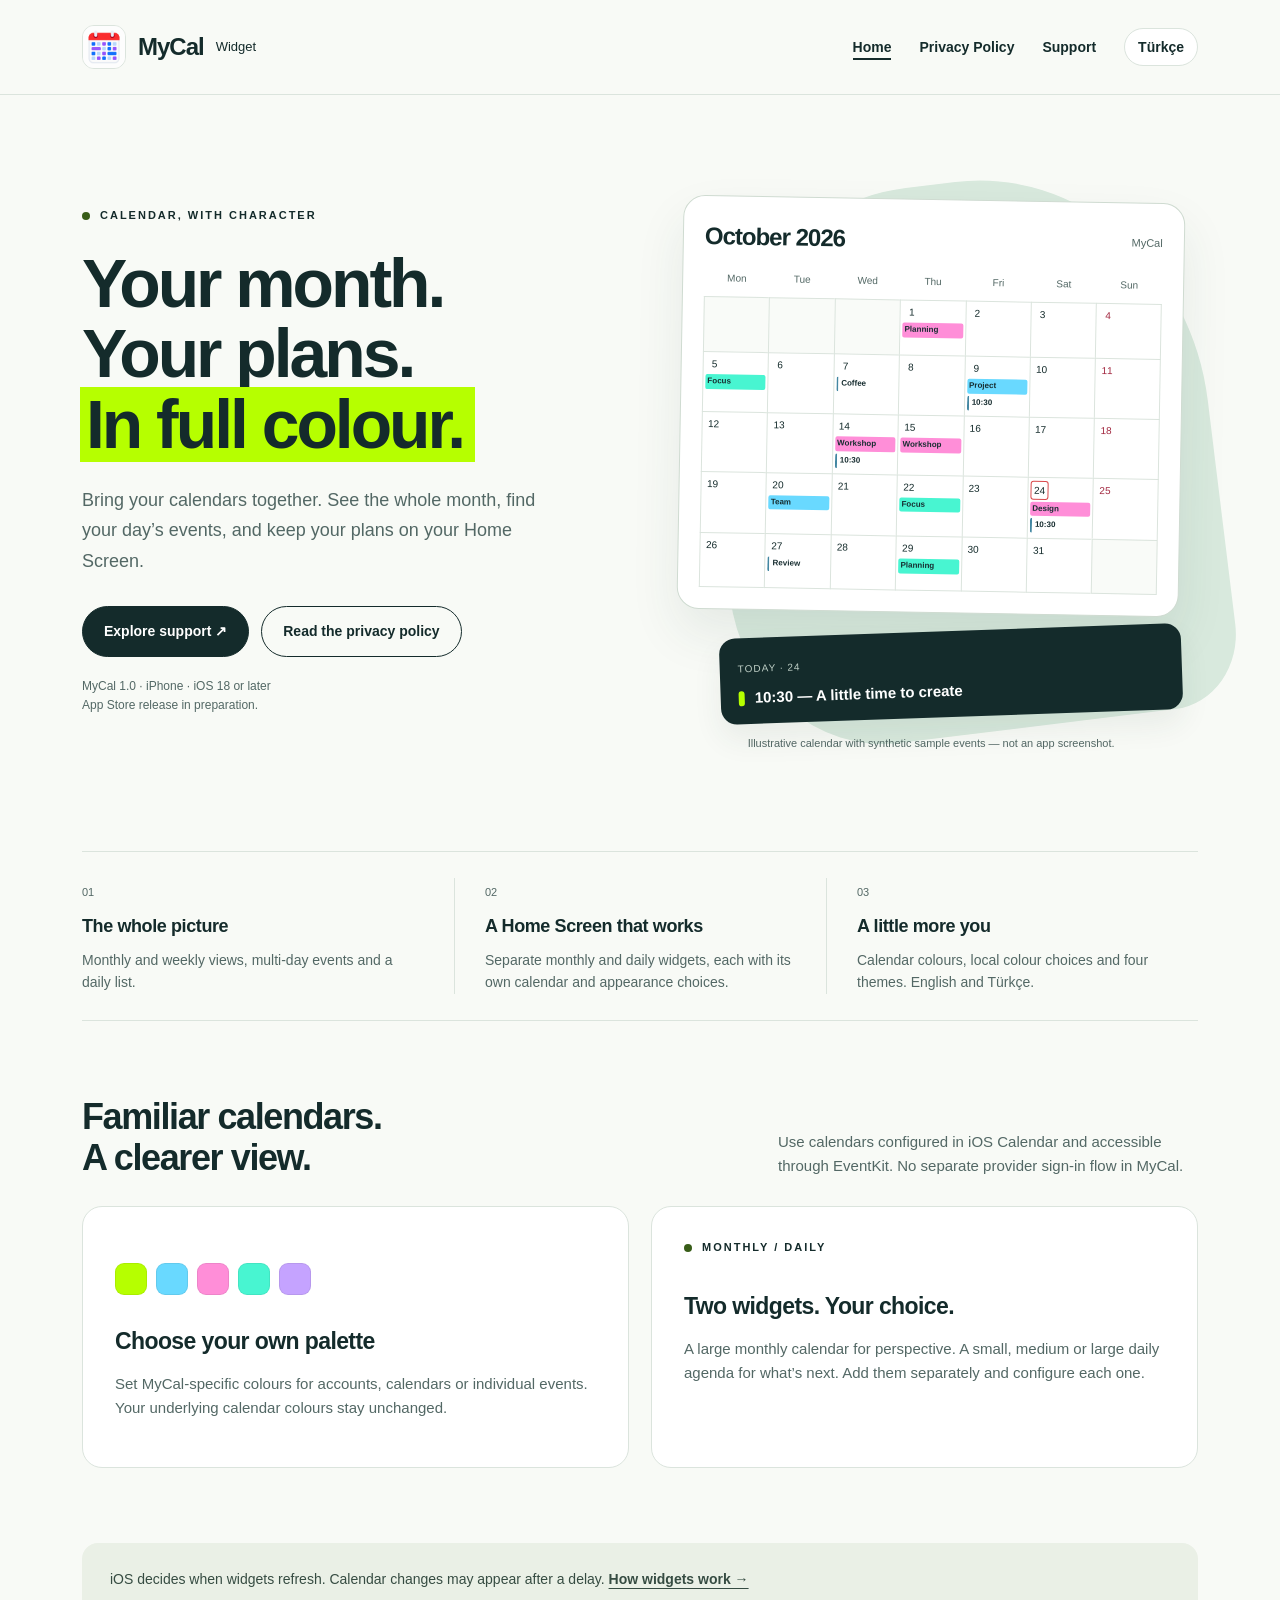
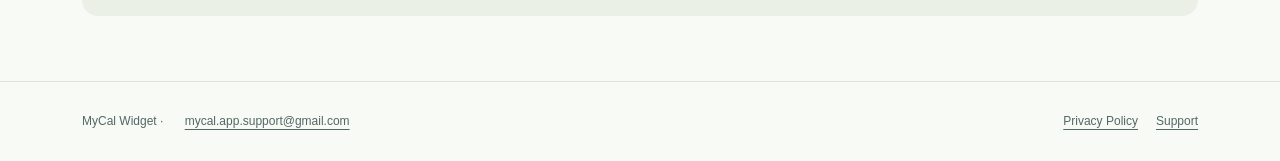
<file: index.html>
<!doctype html><html lang="en"><head><meta charset="utf-8"><meta name="viewport" content="width=device-width,initial-scale=1"><meta name="robots" content="index,follow"><meta name="description" content="Bring your calendars together. See the whole month, find your day’s events, and keep your plans on your Home Screen."><meta name="theme-color" content="#f8faf6"><title>MyCal Widget — Calendar & widgets</title><link rel="icon" href="assets/mycal-icon.png"><link rel="stylesheet" href="assets/style.css"><link rel="alternate" hreflang="tr" href="tr/index.html"></head><body><a class="skip" href="#main">Skip to content</a><header class="top"><div class="wrap nav"><a class="brand" href="index.html"><img src="assets/mycal-icon.png" width="44" height="44" alt="">MyCal<span style="font-weight:400;font-size:13px;letter-spacing:0">Widget</span></a><nav class="navlinks" aria-label="Main navigation"><a href="index.html" aria-current="page">Home</a><a href="privacy/index.html">Privacy Policy</a><a href="support/index.html">Support</a><a class="language" href="tr/index.html" lang="tr" hreflang="tr">Türkçe</a></nav></div></header><main id="main" class="wrap"><section class="hero"><div><div class="kicker">CALENDAR, WITH CHARACTER</div><h1>Your month.<br>Your plans.<br><span class="marker">In full colour.</span></h1><p class="lead">Bring your calendars together. See the whole month, find your day’s events, and keep your plans on your Home Screen.</p><div class="actions"><a class="button" href="support/index.html">Explore support ↗</a><a class="button secondary" href="privacy/index.html">Read the privacy policy</a></div><p class="release">MyCal 1.0 · iPhone · iOS 18 or later<br>App Store release in preparation.</p></div><div class="demo"><div aria-hidden="true"><div class="calendar"><div class="calhead"><strong>October 2026</strong><span>MyCal</span></div><div class="week"><span>Mon</span><span>Tue</span><span>Wed</span><span>Thu</span><span>Fri</span><span>Sat</span><span>Sun</span></div><div class="grid"><div class="day empty"></div><div class="day empty"></div><div class="day empty"></div><div class="day "><span class="num">1</span><i class="pink">Planning</i></div><div class="day "><span class="num">2</span></div><div class="day "><span class="num">3</span></div><div class="day "><span class="num">4</span></div><div class="day "><span class="num">5</span><i class="mint">Focus</i></div><div class="day "><span class="num">6</span></div><div class="day "><span class="num">7</span><i class="line">Coffee</i></div><div class="day "><span class="num">8</span></div><div class="day "><span class="num">9</span><i class="">Project</i><i class="line">10:30</i></div><div class="day "><span class="num">10</span></div><div class="day "><span class="num">11</span></div><div class="day "><span class="num">12</span></div><div class="day "><span class="num">13</span></div><div class="day "><span class="num">14</span><i class="pink">Workshop</i><i class="line">10:30</i></div><div class="day "><span class="num">15</span><i class="pink">Workshop</i></div><div class="day "><span class="num">16</span></div><div class="day "><span class="num">17</span></div><div class="day "><span class="num">18</span></div><div class="day "><span class="num">19</span></div><div class="day "><span class="num">20</span><i class="">Team</i></div><div class="day "><span class="num">21</span></div><div class="day "><span class="num">22</span><i class="mint">Focus</i></div><div class="day "><span class="num">23</span></div><div class="day today"><span class="num">24</span><i class="pink">Design</i><i class="line">10:30</i></div><div class="day "><span class="num">25</span></div><div class="day "><span class="num">26</span></div><div class="day "><span class="num">27</span><i class="line">Review</i></div><div class="day "><span class="num">28</span></div><div class="day "><span class="num">29</span><i class="mint">Planning</i></div><div class="day "><span class="num">30</span></div><div class="day "><span class="num">31</span></div><div class="day empty"></div></div></div><div class="agenda"><small>TODAY · 24</small><strong><b></b>10:30 — A little time to create</strong></div></div><p class="caption">Illustrative calendar with synthetic sample events — not an app screenshot.</p></div></section><section class="featurestrip"><article><span class="number">01</span><h2>The whole picture</h2><p>Monthly and weekly views, multi-day events and a daily list.</p></article><article><span class="number">02</span><h2>A Home Screen that works</h2><p>Separate monthly and daily widgets, each with its own calendar and appearance choices.</p></article><article><span class="number">03</span><h2>A little more you</h2><p>Calendar colours, local colour choices and four themes. English and Türkçe.</p></article></section><section class="section"><div class="sectionhead"><h2>Familiar calendars.<br>A clearer view.</h2><p>Use calendars configured in iOS Calendar and accessible through EventKit. No separate provider sign-in flow in MyCal.</p></div><div class="tiles"><article class="tile"><div class="swatches" aria-hidden="true"><span style="background:#b6ff00"></span><span style="background:#69d9ff"></span><span style="background:#ff8ed8"></span><span style="background:#48f5d1"></span><span style="background:#c5a3ff"></span></div><h3>Choose your own palette</h3><p>Set MyCal-specific colours for accounts, calendars or individual events. Your underlying calendar colours stay unchanged.</p></article><article class="tile"><div class="kicker">MONTHLY / DAILY</div><h3 style="margin-top:31px">Two widgets. Your choice.</h3><p>A large monthly calendar for perspective. A small, medium or large daily agenda for what’s next. Add them separately and configure each one.</p></article></div></section><aside class="note" style="margin-bottom:65px">iOS decides when widgets refresh. Calendar changes may appear after a delay. <a href="support/index.html#faq">How widgets work →</a></aside></main><footer class="footer"><div class="wrap footerinner"><div>MyCal Widget · <a href="mailto:mycal.app.support@gmail.com">mycal.app.support@gmail.com</a></div><div><a href="privacy/index.html">Privacy Policy</a><a href="support/index.html">Support</a></div></div></footer></body></html>
</file>
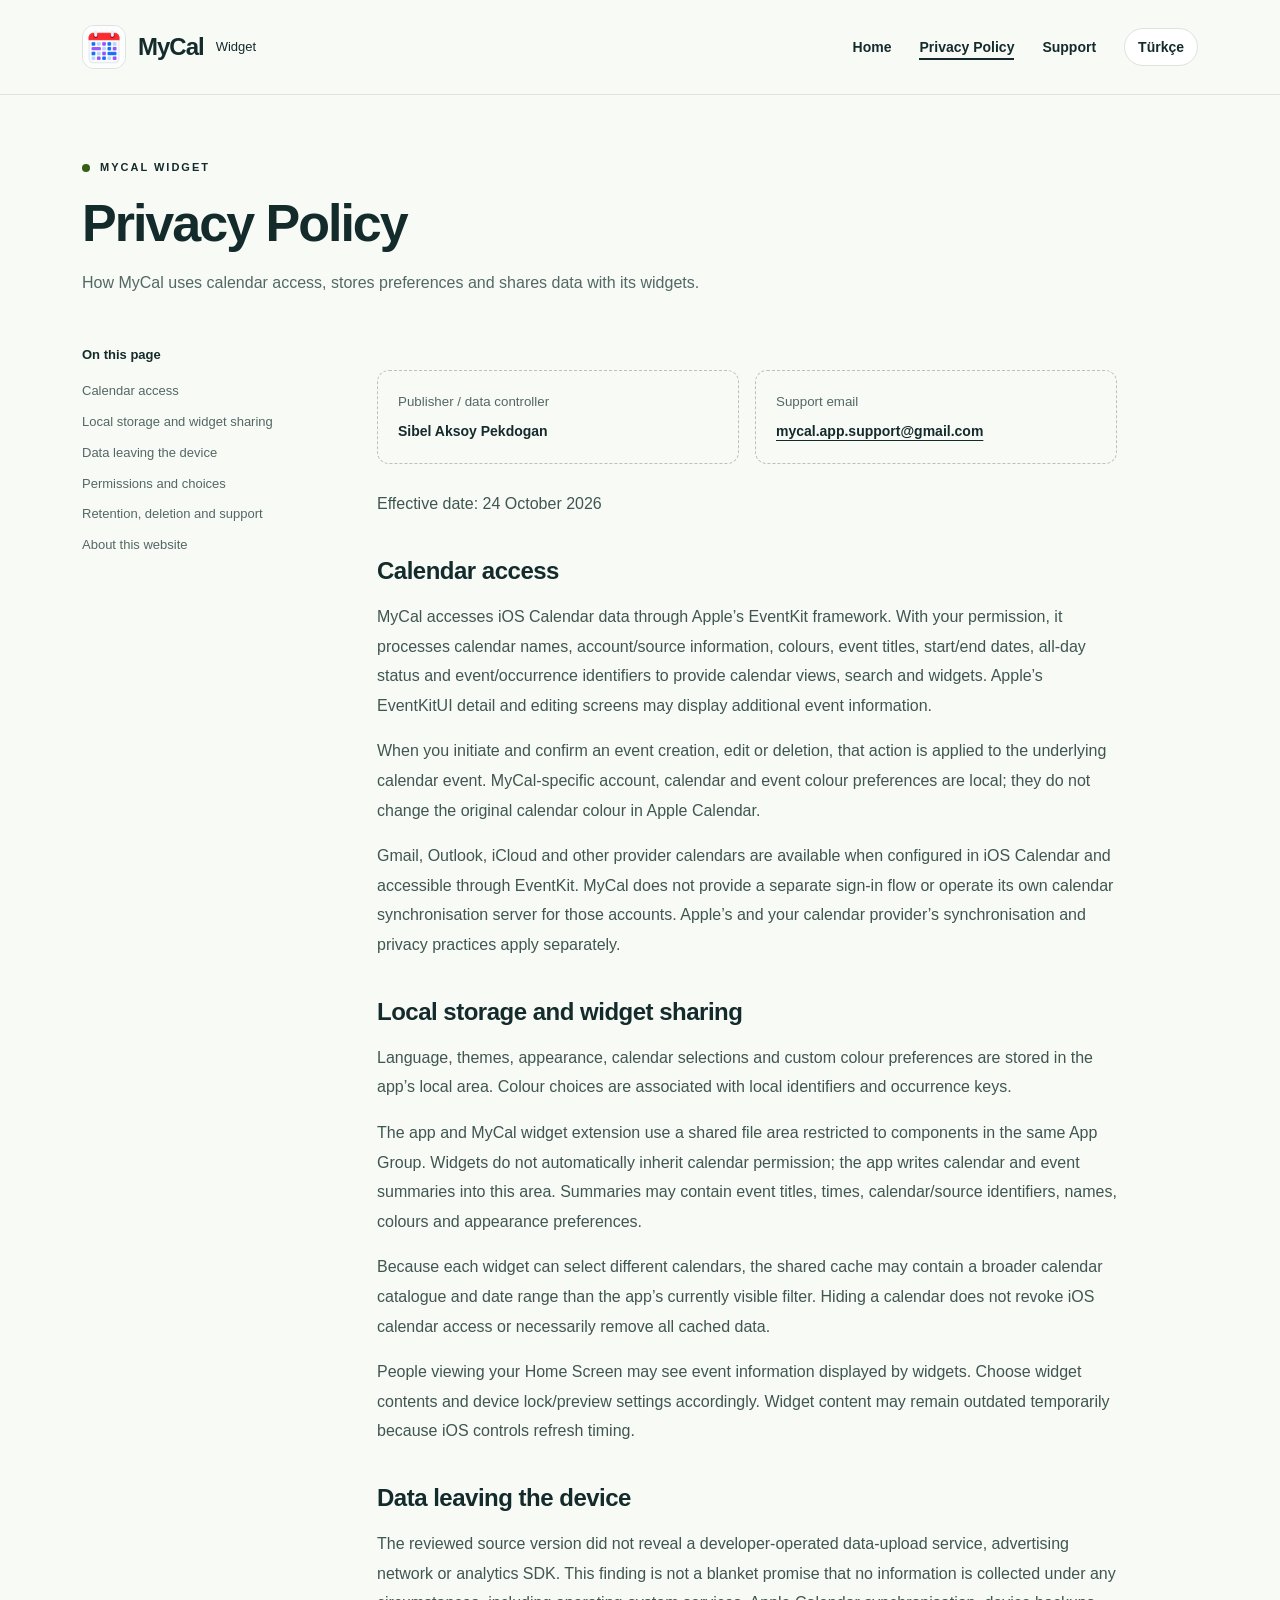
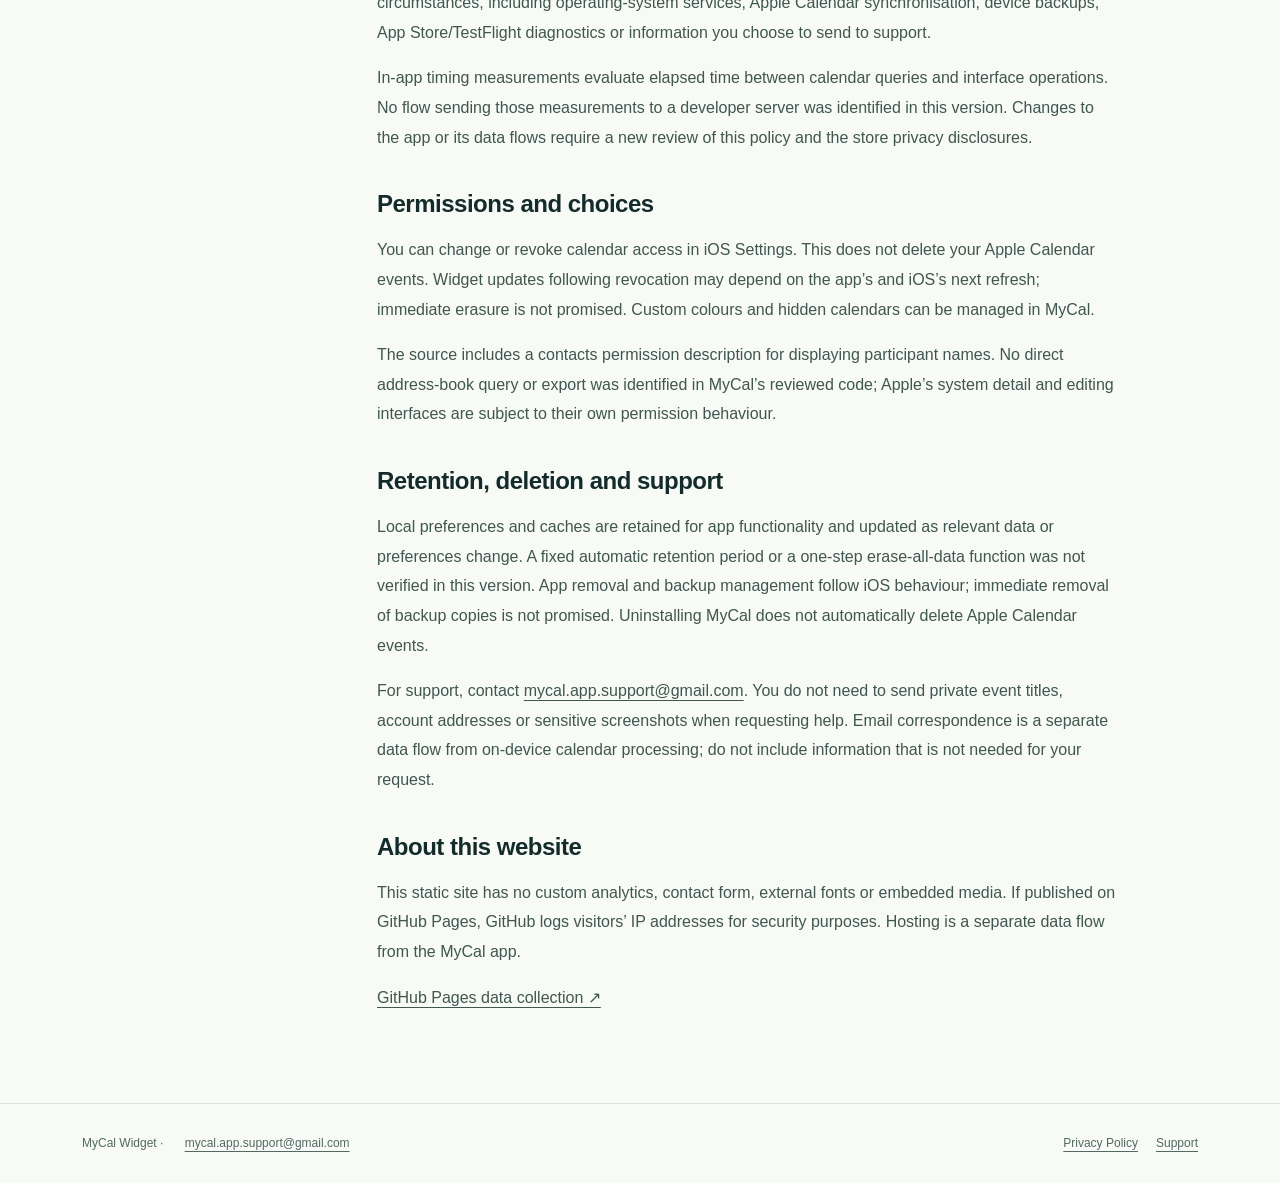
<file: privacy/index.html>
<!doctype html><html lang="en"><head><meta charset="utf-8"><meta name="viewport" content="width=device-width,initial-scale=1"><meta name="robots" content="index,follow"><meta name="description" content="How MyCal uses calendar access, stores preferences and shares data with its widgets."><meta name="theme-color" content="#f8faf6"><title>Privacy Policy — Calendar & widgets</title><link rel="icon" href="../assets/mycal-icon.png"><link rel="stylesheet" href="../assets/style.css"><link rel="alternate" hreflang="tr" href="../tr/privacy/index.html"></head><body><a class="skip" href="#main">Skip to content</a><header class="top"><div class="wrap nav"><a class="brand" href="../index.html"><img src="../assets/mycal-icon.png" width="44" height="44" alt="">MyCal<span style="font-weight:400;font-size:13px;letter-spacing:0">Widget</span></a><nav class="navlinks" aria-label="Main navigation"><a href="../index.html">Home</a><a href="index.html" aria-current="page">Privacy Policy</a><a href="../support/index.html">Support</a><a class="language" href="../tr/privacy/index.html" lang="tr" hreflang="tr">Türkçe</a></nav></div></header><main id="main" class="wrap"><header class="pagehead"><div class="kicker">MYCAL WIDGET</div><h1>Privacy Policy</h1><p>How MyCal uses calendar access, stores preferences and shares data with its widgets.</p></header><div class="document"><aside class="toc"><strong>On this page</strong><a href="#section-1">Calendar access</a><a href="#section-2">Local storage and widget sharing</a><a href="#section-3">Data leaving the device</a><a href="#section-4">Permissions and choices</a><a href="#section-5">Retention, deletion and support</a><a href="#website">About this website</a></aside><article class="prose"><div class="contact-details"><div><small>Publisher / data controller</small><strong>Sibel Aksoy Pekdogan</strong></div><div><small>Support email</small><strong><a href="mailto:mycal.app.support@gmail.com">mycal.app.support@gmail.com</a></strong></div></div><p>Effective date: 24 October 2026</p><h2 id="section-1">Calendar access</h2><p>MyCal accesses iOS Calendar data through Apple’s EventKit framework. With your permission, it processes calendar names, account/source information, colours, event titles, start/end dates, all-day status and event/occurrence identifiers to provide calendar views, search and widgets. Apple’s EventKitUI detail and editing screens may display additional event information.</p><p>When you initiate and confirm an event creation, edit or deletion, that action is applied to the underlying calendar event. MyCal-specific account, calendar and event colour preferences are local; they do not change the original calendar colour in Apple Calendar.</p><p>Gmail, Outlook, iCloud and other provider calendars are available when configured in iOS Calendar and accessible through EventKit. MyCal does not provide a separate sign-in flow or operate its own calendar synchronisation server for those accounts. Apple’s and your calendar provider’s synchronisation and privacy practices apply separately.</p><h2 id="section-2">Local storage and widget sharing</h2><p>Language, themes, appearance, calendar selections and custom colour preferences are stored in the app’s local area. Colour choices are associated with local identifiers and occurrence keys.</p><p>The app and MyCal widget extension use a shared file area restricted to components in the same App Group. Widgets do not automatically inherit calendar permission; the app writes calendar and event summaries into this area. Summaries may contain event titles, times, calendar/source identifiers, names, colours and appearance preferences.</p><p>Because each widget can select different calendars, the shared cache may contain a broader calendar catalogue and date range than the app’s currently visible filter. Hiding a calendar does not revoke iOS calendar access or necessarily remove all cached data.</p><p>People viewing your Home Screen may see event information displayed by widgets. Choose widget contents and device lock/preview settings accordingly. Widget content may remain outdated temporarily because iOS controls refresh timing.</p><h2 id="section-3">Data leaving the device</h2><p>The reviewed source version did not reveal a developer-operated data-upload service, advertising network or analytics SDK. This finding is not a blanket promise that no information is collected under any circumstances, including operating-system services, Apple Calendar synchronisation, device backups, App Store/TestFlight diagnostics or information you choose to send to support.</p><p>In-app timing measurements evaluate elapsed time between calendar queries and interface operations. No flow sending those measurements to a developer server was identified in this version. Changes to the app or its data flows require a new review of this policy and the store privacy disclosures.</p><h2 id="section-4">Permissions and choices</h2><p>You can change or revoke calendar access in iOS Settings. This does not delete your Apple Calendar events. Widget updates following revocation may depend on the app’s and iOS’s next refresh; immediate erasure is not promised. Custom colours and hidden calendars can be managed in MyCal.</p><p>The source includes a contacts permission description for displaying participant names. No direct address-book query or export was identified in MyCal’s reviewed code; Apple’s system detail and editing interfaces are subject to their own permission behaviour.</p><h2 id="section-5">Retention, deletion and support</h2><p>Local preferences and caches are retained for app functionality and updated as relevant data or preferences change. A fixed automatic retention period or a one-step erase-all-data function was not verified in this version. App removal and backup management follow iOS behaviour; immediate removal of backup copies is not promised. Uninstalling MyCal does not automatically delete Apple Calendar events.</p><p>For support, contact <a href="mailto:mycal.app.support@gmail.com">mycal.app.support@gmail.com</a>. You do not need to send private event titles, account addresses or sensitive screenshots when requesting help. Email correspondence is a separate data flow from on-device calendar processing; do not include information that is not needed for your request.</p><h2 id="website">About this website</h2><p>This static site has no custom analytics, contact form, external fonts or embedded media. If published on GitHub Pages, GitHub logs visitors’ IP addresses for security purposes. Hosting is a separate data flow from the MyCal app.</p><p><a href="https://docs.github.com/en/pages/getting-started-with-github-pages/what-is-github-pages#data-collection" rel="noreferrer">GitHub Pages data collection ↗</a></p></article></div></main><footer class="footer"><div class="wrap footerinner"><div>MyCal Widget · <a href="mailto:mycal.app.support@gmail.com">mycal.app.support@gmail.com</a></div><div><a href="index.html">Privacy Policy</a><a href="../support/index.html">Support</a></div></div></footer></body></html>
</file>
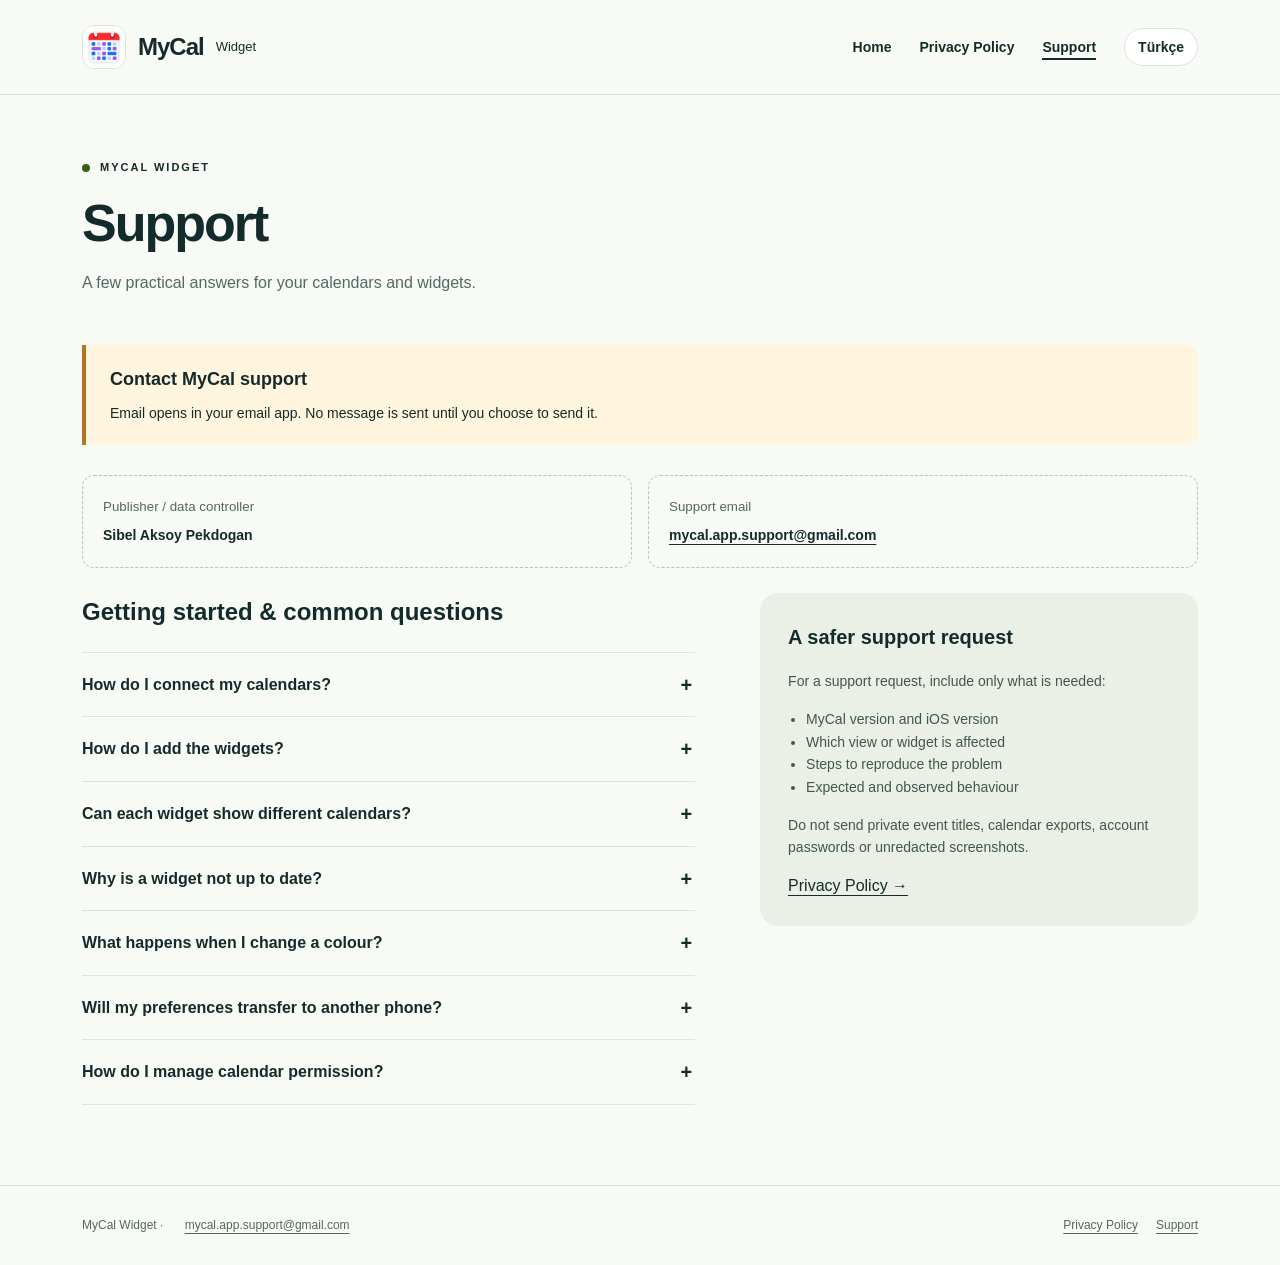
<file: support/index.html>
<!doctype html><html lang="en"><head><meta charset="utf-8"><meta name="viewport" content="width=device-width,initial-scale=1"><meta name="robots" content="index,follow"><meta name="description" content="A few practical answers for your calendars and widgets."><meta name="theme-color" content="#f8faf6"><title>Support — Calendar & widgets</title><link rel="icon" href="../assets/mycal-icon.png"><link rel="stylesheet" href="../assets/style.css"><link rel="alternate" hreflang="tr" href="../tr/support/index.html"></head><body><a class="skip" href="#main">Skip to content</a><header class="top"><div class="wrap nav"><a class="brand" href="../index.html"><img src="../assets/mycal-icon.png" width="44" height="44" alt="">MyCal<span style="font-weight:400;font-size:13px;letter-spacing:0">Widget</span></a><nav class="navlinks" aria-label="Main navigation"><a href="../index.html">Home</a><a href="../privacy/index.html">Privacy Policy</a><a href="index.html" aria-current="page">Support</a><a class="language" href="../tr/support/index.html" lang="tr" hreflang="tr">Türkçe</a></nav></div></header><main id="main" class="wrap"><header class="pagehead"><div class="kicker">MYCAL WIDGET</div><h1>Support</h1><p>A few practical answers for your calendars and widgets.</p></header><div class="notice"><h2>Contact MyCal support</h2><p>Email opens in your email app. No message is sent until you choose to send it.</p></div><div class="contact-details"><div><small>Publisher / data controller</small><strong>Sibel Aksoy Pekdogan</strong></div><div><small>Support email</small><strong><a href="mailto:mycal.app.support@gmail.com">mycal.app.support@gmail.com</a></strong></div></div><div class="supportgrid"><section id="faq"><h2>Getting started & common questions</h2><details><summary>How do I connect my calendars?</summary><p>MyCal uses iOS Calendar through EventKit. Configure your calendar account in iOS Settings and allow MyCal calendar access. Availability depends on what the account exposes to iOS Calendar.</p></details><details><summary>How do I add the widgets?</summary><p>Touch and hold an empty area of your Home Screen, open the widget gallery and search for MyCal. Add the monthly calendar or daily agenda. Menu wording can vary by iOS version.</p></details><details><summary>Can each widget show different calendars?</summary><p>Yes. Touch and hold a MyCal widget and choose Edit Widget. Select its calendars and appearance independently, or use the app’s calendar selection.</p></details><details><summary>Why is a widget not up to date?</summary><p>iOS controls refresh timing. Open MyCal to allow it to refresh its shared calendar summary. Updates may still be delayed by the system; instant updates are not guaranteed.</p></details><details><summary>What happens when I change a colour?</summary><p>MyCal-specific colours are local preferences. They do not change the original calendar colour. Event colour takes priority over calendar colour, then account colour, then the original calendar colour.</p></details><details><summary>Will my preferences transfer to another phone?</summary><p>Automatic transfer of MyCal preferences between devices is not promised. Your calendar provider’s synchronisation is separate from MyCal’s local colour and appearance settings.</p></details><details><summary>How do I manage calendar permission?</summary><p>Use iOS Settings to change MyCal’s calendar access. Revoking access does not delete your calendar events. A widget may need a later app or system refresh before its display reflects the change.</p></details></section><aside class="supportaside"><h2>A safer support request</h2><p>For a support request, include only what is needed:</p><ul><li>MyCal version and iOS version</li><li>Which view or widget is affected</li><li>Steps to reproduce the problem</li><li>Expected and observed behaviour</li></ul><p>Do not send private event titles, calendar exports, account passwords or unredacted screenshots.</p><a href="../privacy/index.html">Privacy Policy →</a></aside></div></main><footer class="footer"><div class="wrap footerinner"><div>MyCal Widget · <a href="mailto:mycal.app.support@gmail.com">mycal.app.support@gmail.com</a></div><div><a href="../privacy/index.html">Privacy Policy</a><a href="index.html">Support</a></div></div></footer></body></html>
</file>
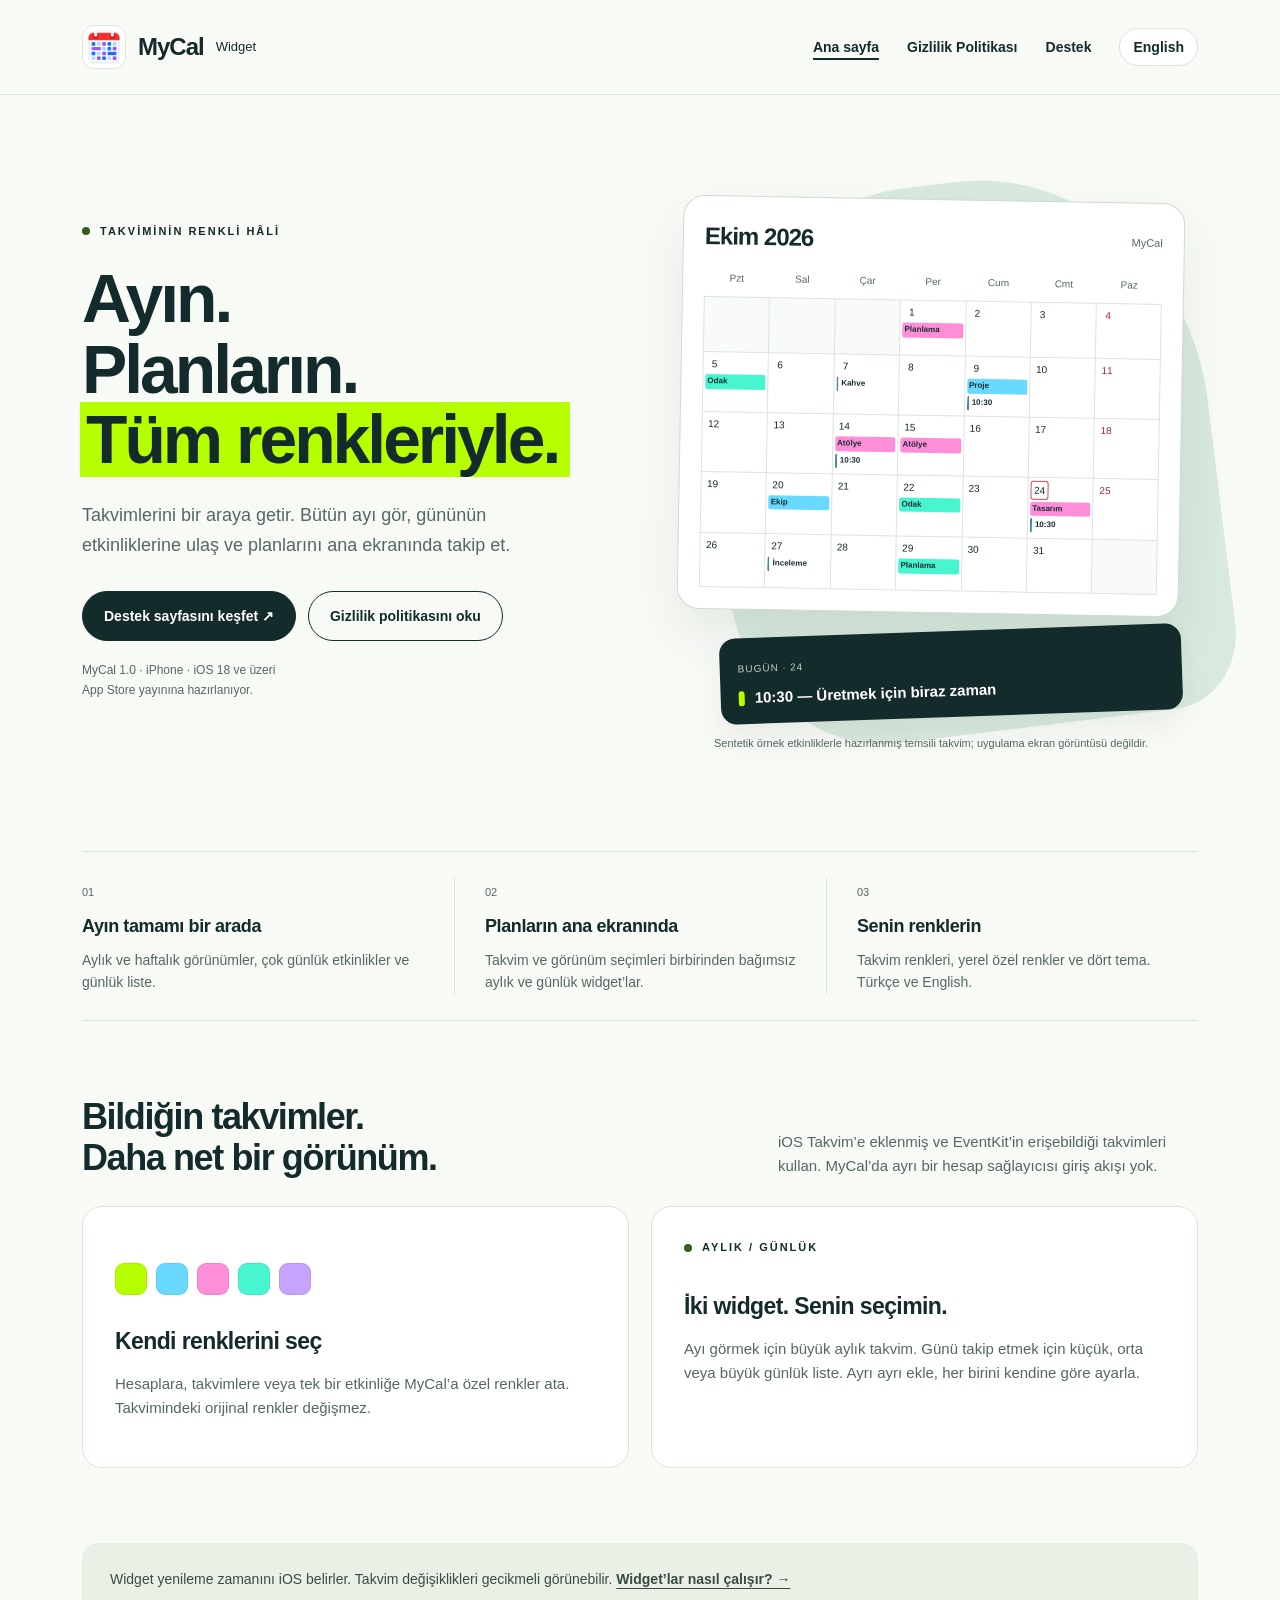
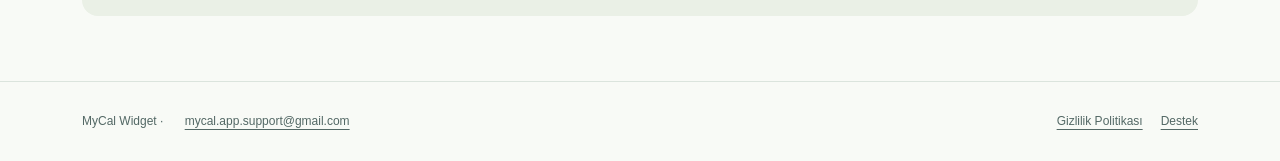
<file: tr/index.html>
<!doctype html><html lang="tr"><head><meta charset="utf-8"><meta name="viewport" content="width=device-width,initial-scale=1"><meta name="robots" content="index,follow"><meta name="description" content="Takvimlerini bir araya getir. Bütün ayı gör, gününün etkinliklerine ulaş ve planlarını ana ekranında takip et."><meta name="theme-color" content="#f8faf6"><title>MyCal Widget — Takvim ve widget’lar</title><link rel="icon" href="../assets/mycal-icon.png"><link rel="stylesheet" href="../assets/style.css"><link rel="alternate" hreflang="en" href="../index.html"></head><body><a class="skip" href="#main">İçeriğe geç</a><header class="top"><div class="wrap nav"><a class="brand" href="index.html"><img src="../assets/mycal-icon.png" width="44" height="44" alt="">MyCal<span style="font-weight:400;font-size:13px;letter-spacing:0">Widget</span></a><nav class="navlinks" aria-label="Ana gezinme"><a href="index.html" aria-current="page">Ana sayfa</a><a href="privacy/index.html">Gizlilik Politikası</a><a href="support/index.html">Destek</a><a class="language" href="../index.html" lang="en" hreflang="en">English</a></nav></div></header><main id="main" class="wrap"><section class="hero"><div><div class="kicker">TAKVİMİNİN RENKLİ HÂLİ</div><h1>Ayın.<br>Planların.<br><span class="marker">Tüm renkleriyle.</span></h1><p class="lead">Takvimlerini bir araya getir. Bütün ayı gör, gününün etkinliklerine ulaş ve planlarını ana ekranında takip et.</p><div class="actions"><a class="button" href="support/index.html">Destek sayfasını keşfet ↗</a><a class="button secondary" href="privacy/index.html">Gizlilik politikasını oku</a></div><p class="release">MyCal 1.0 · iPhone · iOS 18 ve üzeri<br>App Store yayınına hazırlanıyor.</p></div><div class="demo"><div aria-hidden="true"><div class="calendar"><div class="calhead"><strong>Ekim 2026</strong><span>MyCal</span></div><div class="week"><span>Pzt</span><span>Sal</span><span>Çar</span><span>Per</span><span>Cum</span><span>Cmt</span><span>Paz</span></div><div class="grid"><div class="day empty"></div><div class="day empty"></div><div class="day empty"></div><div class="day "><span class="num">1</span><i class="pink">Planlama</i></div><div class="day "><span class="num">2</span></div><div class="day "><span class="num">3</span></div><div class="day "><span class="num">4</span></div><div class="day "><span class="num">5</span><i class="mint">Odak</i></div><div class="day "><span class="num">6</span></div><div class="day "><span class="num">7</span><i class="line">Kahve</i></div><div class="day "><span class="num">8</span></div><div class="day "><span class="num">9</span><i class="">Proje</i><i class="line">10:30</i></div><div class="day "><span class="num">10</span></div><div class="day "><span class="num">11</span></div><div class="day "><span class="num">12</span></div><div class="day "><span class="num">13</span></div><div class="day "><span class="num">14</span><i class="pink">Atölye</i><i class="line">10:30</i></div><div class="day "><span class="num">15</span><i class="pink">Atölye</i></div><div class="day "><span class="num">16</span></div><div class="day "><span class="num">17</span></div><div class="day "><span class="num">18</span></div><div class="day "><span class="num">19</span></div><div class="day "><span class="num">20</span><i class="">Ekip</i></div><div class="day "><span class="num">21</span></div><div class="day "><span class="num">22</span><i class="mint">Odak</i></div><div class="day "><span class="num">23</span></div><div class="day today"><span class="num">24</span><i class="pink">Tasarım</i><i class="line">10:30</i></div><div class="day "><span class="num">25</span></div><div class="day "><span class="num">26</span></div><div class="day "><span class="num">27</span><i class="line">İnceleme</i></div><div class="day "><span class="num">28</span></div><div class="day "><span class="num">29</span><i class="mint">Planlama</i></div><div class="day "><span class="num">30</span></div><div class="day "><span class="num">31</span></div><div class="day empty"></div></div></div><div class="agenda"><small>BUGÜN · 24</small><strong><b></b>10:30 — Üretmek için biraz zaman</strong></div></div><p class="caption">Sentetik örnek etkinliklerle hazırlanmış temsili takvim; uygulama ekran görüntüsü değildir.</p></div></section><section class="featurestrip"><article><span class="number">01</span><h2>Ayın tamamı bir arada</h2><p>Aylık ve haftalık görünümler, çok günlük etkinlikler ve günlük liste.</p></article><article><span class="number">02</span><h2>Planların ana ekranında</h2><p>Takvim ve görünüm seçimleri birbirinden bağımsız aylık ve günlük widget’lar.</p></article><article><span class="number">03</span><h2>Senin renklerin</h2><p>Takvim renkleri, yerel özel renkler ve dört tema. Türkçe ve English.</p></article></section><section class="section"><div class="sectionhead"><h2>Bildiğin takvimler.<br>Daha net bir görünüm.</h2><p>iOS Takvim’e eklenmiş ve EventKit’in erişebildiği takvimleri kullan. MyCal’da ayrı bir hesap sağlayıcısı giriş akışı yok.</p></div><div class="tiles"><article class="tile"><div class="swatches" aria-hidden="true"><span style="background:#b6ff00"></span><span style="background:#69d9ff"></span><span style="background:#ff8ed8"></span><span style="background:#48f5d1"></span><span style="background:#c5a3ff"></span></div><h3>Kendi renklerini seç</h3><p>Hesaplara, takvimlere veya tek bir etkinliğe MyCal’a özel renkler ata. Takvimindeki orijinal renkler değişmez.</p></article><article class="tile"><div class="kicker">AYLIK / GÜNLÜK</div><h3 style="margin-top:31px">İki widget. Senin seçimin.</h3><p>Ayı görmek için büyük aylık takvim. Günü takip etmek için küçük, orta veya büyük günlük liste. Ayrı ayrı ekle, her birini kendine göre ayarla.</p></article></div></section><aside class="note" style="margin-bottom:65px">Widget yenileme zamanını iOS belirler. Takvim değişiklikleri gecikmeli görünebilir. <a href="support/index.html#faq">Widget’lar nasıl çalışır? →</a></aside></main><footer class="footer"><div class="wrap footerinner"><div>MyCal Widget · <a href="mailto:mycal.app.support@gmail.com">mycal.app.support@gmail.com</a></div><div><a href="privacy/index.html">Gizlilik Politikası</a><a href="support/index.html">Destek</a></div></div></footer></body></html>
</file>
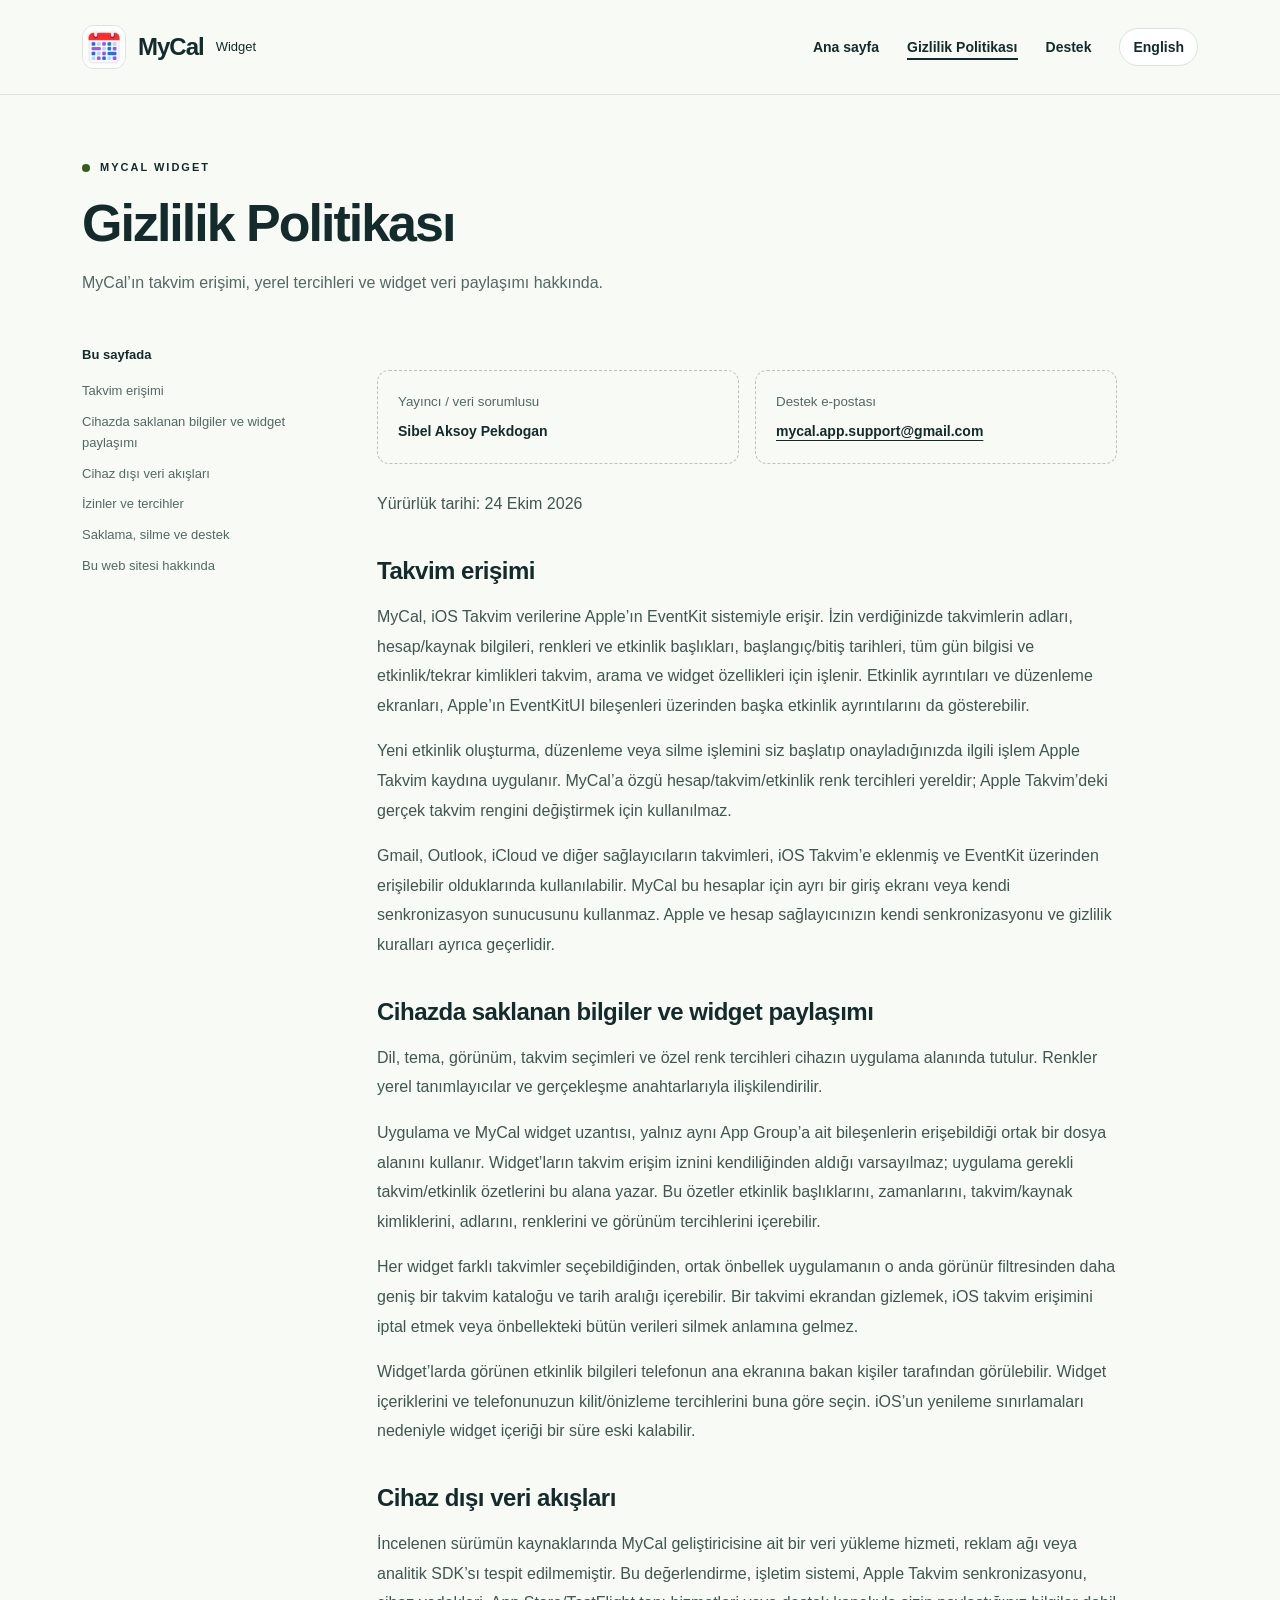
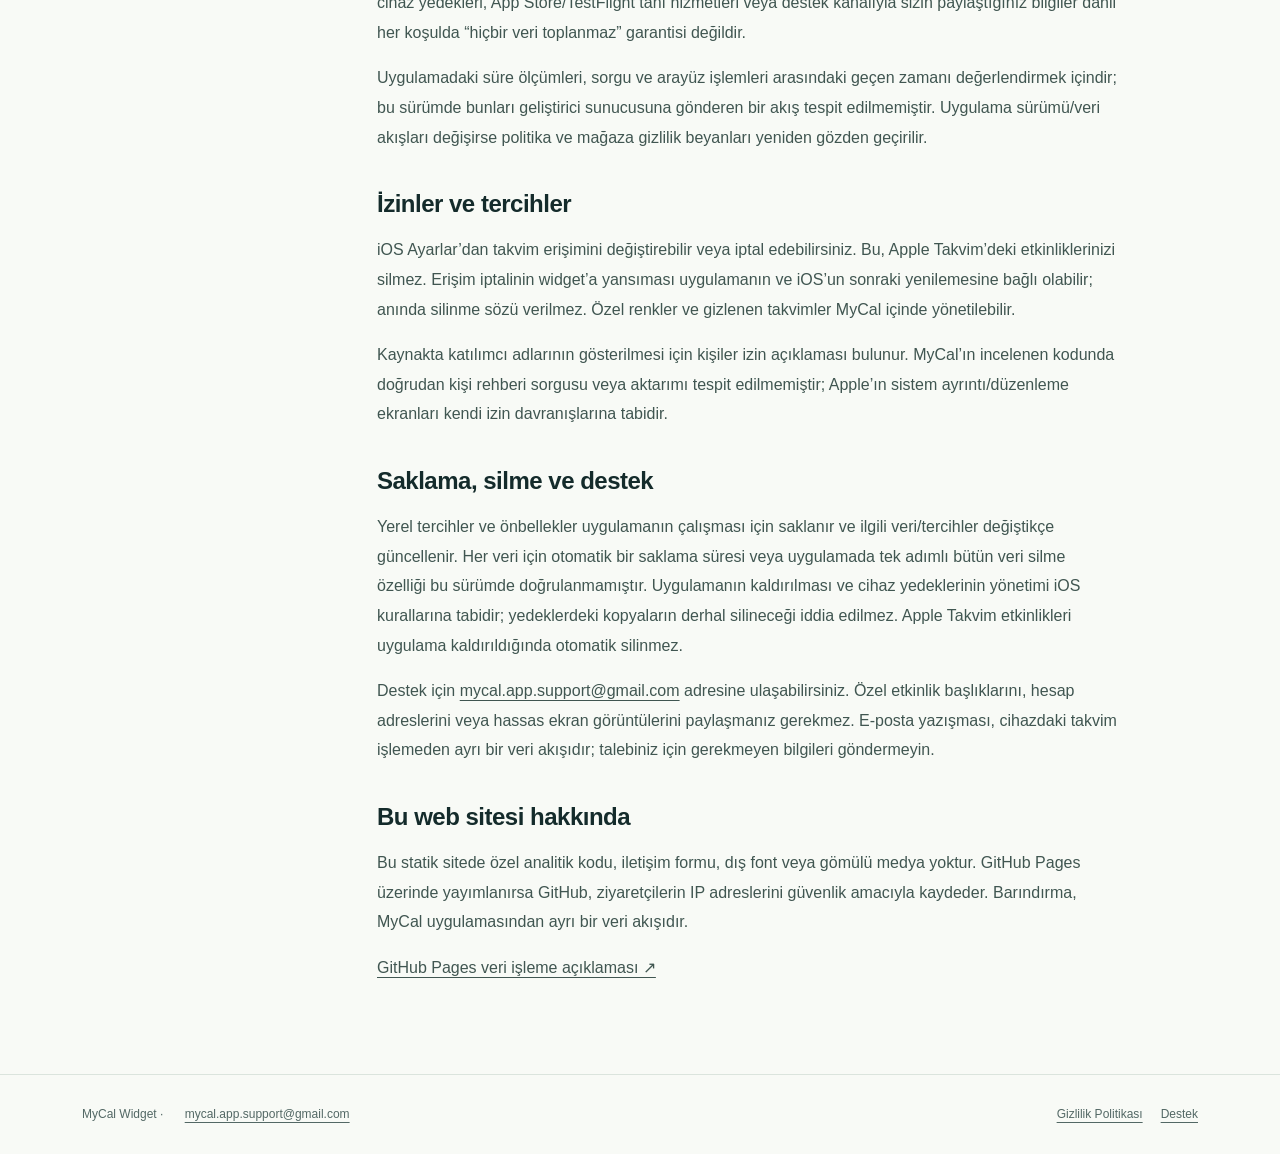
<file: tr/privacy/index.html>
<!doctype html><html lang="tr"><head><meta charset="utf-8"><meta name="viewport" content="width=device-width,initial-scale=1"><meta name="robots" content="index,follow"><meta name="description" content="MyCal’ın takvim erişimi, yerel tercihleri ve widget veri paylaşımı hakkında."><meta name="theme-color" content="#f8faf6"><title>Gizlilik Politikası — Takvim ve widget’lar</title><link rel="icon" href="../../assets/mycal-icon.png"><link rel="stylesheet" href="../../assets/style.css"><link rel="alternate" hreflang="en" href="../../privacy/index.html"></head><body><a class="skip" href="#main">İçeriğe geç</a><header class="top"><div class="wrap nav"><a class="brand" href="../index.html"><img src="../../assets/mycal-icon.png" width="44" height="44" alt="">MyCal<span style="font-weight:400;font-size:13px;letter-spacing:0">Widget</span></a><nav class="navlinks" aria-label="Ana gezinme"><a href="../index.html">Ana sayfa</a><a href="index.html" aria-current="page">Gizlilik Politikası</a><a href="../support/index.html">Destek</a><a class="language" href="../../privacy/index.html" lang="en" hreflang="en">English</a></nav></div></header><main id="main" class="wrap"><header class="pagehead"><div class="kicker">MYCAL WIDGET</div><h1>Gizlilik Politikası</h1><p>MyCal’ın takvim erişimi, yerel tercihleri ve widget veri paylaşımı hakkında.</p></header><div class="document"><aside class="toc"><strong>Bu sayfada</strong><a href="#section-1">Takvim erişimi</a><a href="#section-2">Cihazda saklanan bilgiler ve widget paylaşımı</a><a href="#section-3">Cihaz dışı veri akışları</a><a href="#section-4">İzinler ve tercihler</a><a href="#section-5">Saklama, silme ve destek</a><a href="#website">Bu web sitesi hakkında</a></aside><article class="prose"><div class="contact-details"><div><small>Yayıncı / veri sorumlusu</small><strong>Sibel Aksoy Pekdogan</strong></div><div><small>Destek e-postası</small><strong><a href="mailto:mycal.app.support@gmail.com">mycal.app.support@gmail.com</a></strong></div></div><p>Yürürlük tarihi: 24 Ekim 2026</p><h2 id="section-1">Takvim erişimi</h2><p>MyCal, iOS Takvim verilerine Apple’ın EventKit sistemiyle erişir. İzin verdiğinizde takvimlerin adları, hesap/kaynak bilgileri, renkleri ve etkinlik başlıkları, başlangıç/bitiş tarihleri, tüm gün bilgisi ve etkinlik/tekrar kimlikleri takvim, arama ve widget özellikleri için işlenir. Etkinlik ayrıntıları ve düzenleme ekranları, Apple’ın EventKitUI bileşenleri üzerinden başka etkinlik ayrıntılarını da gösterebilir.</p><p>Yeni etkinlik oluşturma, düzenleme veya silme işlemini siz başlatıp onayladığınızda ilgili işlem Apple Takvim kaydına uygulanır. MyCal’a özgü hesap/takvim/etkinlik renk tercihleri yereldir; Apple Takvim’deki gerçek takvim rengini değiştirmek için kullanılmaz.</p><p>Gmail, Outlook, iCloud ve diğer sağlayıcıların takvimleri, iOS Takvim’e eklenmiş ve EventKit üzerinden erişilebilir olduklarında kullanılabilir. MyCal bu hesaplar için ayrı bir giriş ekranı veya kendi senkronizasyon sunucusunu kullanmaz. Apple ve hesap sağlayıcınızın kendi senkronizasyonu ve gizlilik kuralları ayrıca geçerlidir.</p><h2 id="section-2">Cihazda saklanan bilgiler ve widget paylaşımı</h2><p>Dil, tema, görünüm, takvim seçimleri ve özel renk tercihleri cihazın uygulama alanında tutulur. Renkler yerel tanımlayıcılar ve gerçekleşme anahtarlarıyla ilişkilendirilir.</p><p>Uygulama ve MyCal widget uzantısı, yalnız aynı App Group’a ait bileşenlerin erişebildiği ortak bir dosya alanını kullanır. Widget’ların takvim erişim iznini kendiliğinden aldığı varsayılmaz; uygulama gerekli takvim/etkinlik özetlerini bu alana yazar. Bu özetler etkinlik başlıklarını, zamanlarını, takvim/kaynak kimliklerini, adlarını, renklerini ve görünüm tercihlerini içerebilir.</p><p>Her widget farklı takvimler seçebildiğinden, ortak önbellek uygulamanın o anda görünür filtresinden daha geniş bir takvim kataloğu ve tarih aralığı içerebilir. Bir takvimi ekrandan gizlemek, iOS takvim erişimini iptal etmek veya önbellekteki bütün verileri silmek anlamına gelmez.</p><p>Widget’larda görünen etkinlik bilgileri telefonun ana ekranına bakan kişiler tarafından görülebilir. Widget içeriklerini ve telefonunuzun kilit/önizleme tercihlerini buna göre seçin. iOS’un yenileme sınırlamaları nedeniyle widget içeriği bir süre eski kalabilir.</p><h2 id="section-3">Cihaz dışı veri akışları</h2><p>İncelenen sürümün kaynaklarında MyCal geliştiricisine ait bir veri yükleme hizmeti, reklam ağı veya analitik SDK’sı tespit edilmemiştir. Bu değerlendirme, işletim sistemi, Apple Takvim senkronizasyonu, cihaz yedekleri, App Store/TestFlight tanı hizmetleri veya destek kanalıyla sizin paylaştığınız bilgiler dahil her koşulda “hiçbir veri toplanmaz” garantisi değildir.</p><p>Uygulamadaki süre ölçümleri, sorgu ve arayüz işlemleri arasındaki geçen zamanı değerlendirmek içindir; bu sürümde bunları geliştirici sunucusuna gönderen bir akış tespit edilmemiştir. Uygulama sürümü/veri akışları değişirse politika ve mağaza gizlilik beyanları yeniden gözden geçirilir.</p><h2 id="section-4">İzinler ve tercihler</h2><p>iOS Ayarlar’dan takvim erişimini değiştirebilir veya iptal edebilirsiniz. Bu, Apple Takvim’deki etkinliklerinizi silmez. Erişim iptalinin widget’a yansıması uygulamanın ve iOS’un sonraki yenilemesine bağlı olabilir; anında silinme sözü verilmez. Özel renkler ve gizlenen takvimler MyCal içinde yönetilebilir.</p><p>Kaynakta katılımcı adlarının gösterilmesi için kişiler izin açıklaması bulunur. MyCal’ın incelenen kodunda doğrudan kişi rehberi sorgusu veya aktarımı tespit edilmemiştir; Apple’ın sistem ayrıntı/düzenleme ekranları kendi izin davranışlarına tabidir.</p><h2 id="section-5">Saklama, silme ve destek</h2><p>Yerel tercihler ve önbellekler uygulamanın çalışması için saklanır ve ilgili veri/tercihler değiştikçe güncellenir. Her veri için otomatik bir saklama süresi veya uygulamada tek adımlı bütün veri silme özelliği bu sürümde doğrulanmamıştır. Uygulamanın kaldırılması ve cihaz yedeklerinin yönetimi iOS kurallarına tabidir; yedeklerdeki kopyaların derhal silineceği iddia edilmez. Apple Takvim etkinlikleri uygulama kaldırıldığında otomatik silinmez.</p><p>Destek için <a href="mailto:mycal.app.support@gmail.com">mycal.app.support@gmail.com</a> adresine ulaşabilirsiniz. Özel etkinlik başlıklarını, hesap adreslerini veya hassas ekran görüntülerini paylaşmanız gerekmez. E-posta yazışması, cihazdaki takvim işlemeden ayrı bir veri akışıdır; talebiniz için gerekmeyen bilgileri göndermeyin.</p><h2 id="website">Bu web sitesi hakkında</h2><p>Bu statik sitede özel analitik kodu, iletişim formu, dış font veya gömülü medya yoktur. GitHub Pages üzerinde yayımlanırsa GitHub, ziyaretçilerin IP adreslerini güvenlik amacıyla kaydeder. Barındırma, MyCal uygulamasından ayrı bir veri akışıdır.</p><p><a href="https://docs.github.com/en/pages/getting-started-with-github-pages/what-is-github-pages#data-collection" rel="noreferrer">GitHub Pages veri işleme açıklaması ↗</a></p></article></div></main><footer class="footer"><div class="wrap footerinner"><div>MyCal Widget · <a href="mailto:mycal.app.support@gmail.com">mycal.app.support@gmail.com</a></div><div><a href="index.html">Gizlilik Politikası</a><a href="../support/index.html">Destek</a></div></div></footer></body></html>
</file>
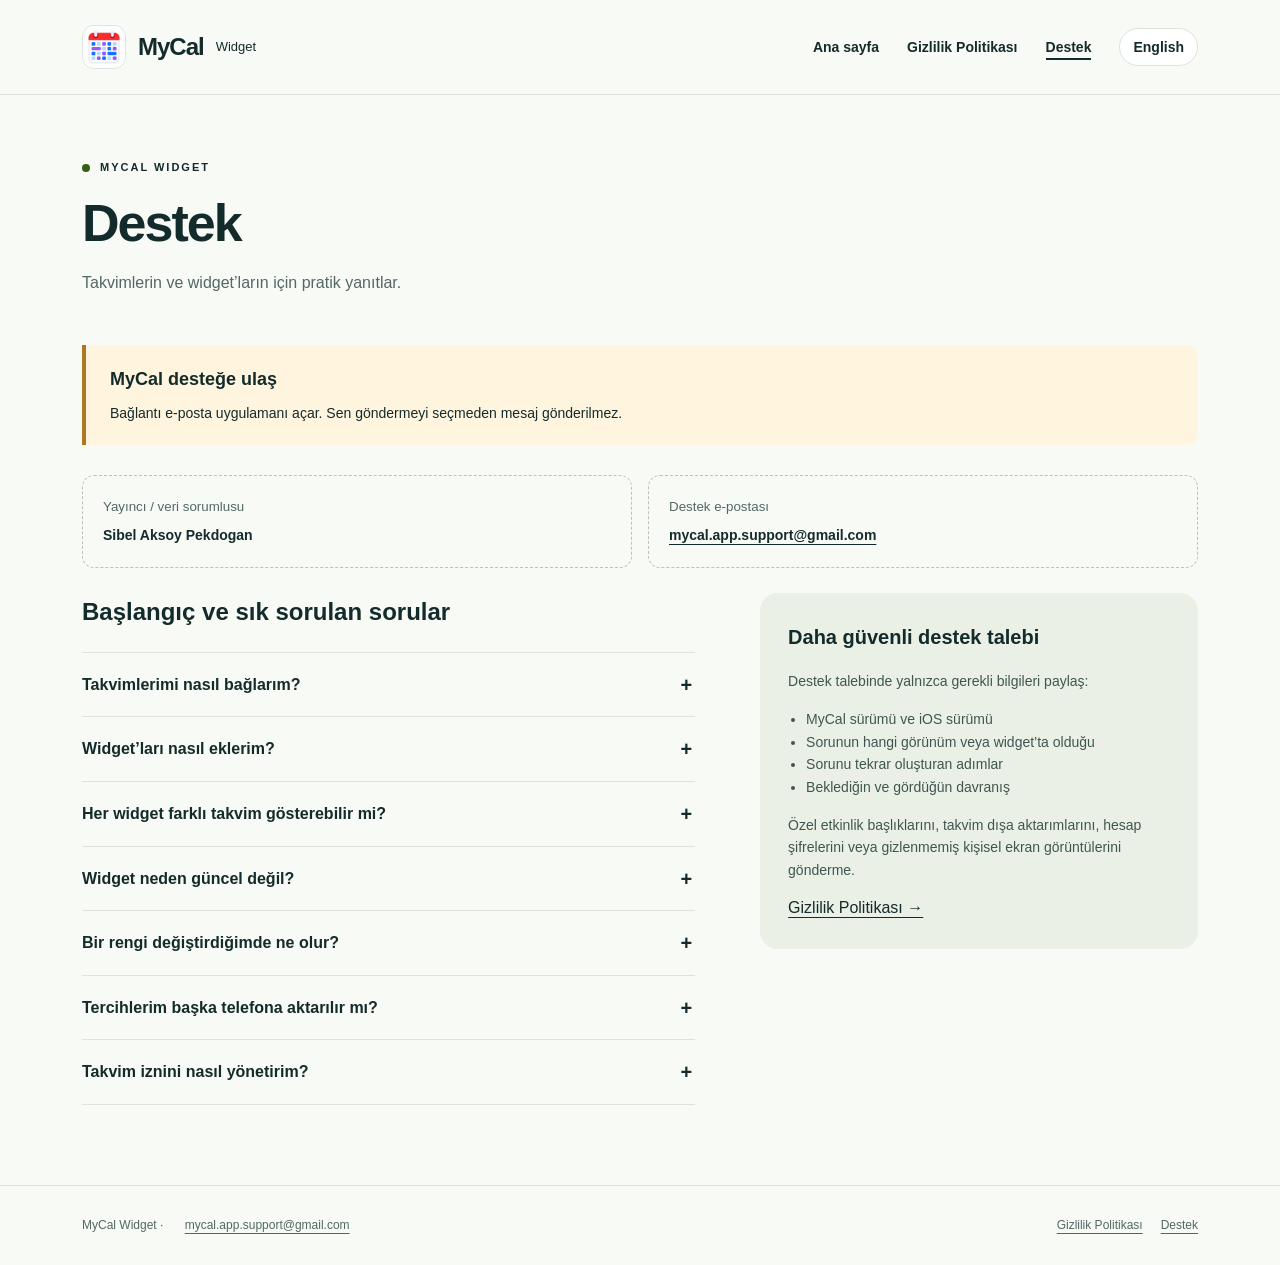
<file: tr/support/index.html>
<!doctype html><html lang="tr"><head><meta charset="utf-8"><meta name="viewport" content="width=device-width,initial-scale=1"><meta name="robots" content="index,follow"><meta name="description" content="Takvimlerin ve widget’ların için pratik yanıtlar."><meta name="theme-color" content="#f8faf6"><title>Destek — Takvim ve widget’lar</title><link rel="icon" href="../../assets/mycal-icon.png"><link rel="stylesheet" href="../../assets/style.css"><link rel="alternate" hreflang="en" href="../../support/index.html"></head><body><a class="skip" href="#main">İçeriğe geç</a><header class="top"><div class="wrap nav"><a class="brand" href="../index.html"><img src="../../assets/mycal-icon.png" width="44" height="44" alt="">MyCal<span style="font-weight:400;font-size:13px;letter-spacing:0">Widget</span></a><nav class="navlinks" aria-label="Ana gezinme"><a href="../index.html">Ana sayfa</a><a href="../privacy/index.html">Gizlilik Politikası</a><a href="index.html" aria-current="page">Destek</a><a class="language" href="../../support/index.html" lang="en" hreflang="en">English</a></nav></div></header><main id="main" class="wrap"><header class="pagehead"><div class="kicker">MYCAL WIDGET</div><h1>Destek</h1><p>Takvimlerin ve widget’ların için pratik yanıtlar.</p></header><div class="notice"><h2>MyCal desteğe ulaş</h2><p>Bağlantı e-posta uygulamanı açar. Sen göndermeyi seçmeden mesaj gönderilmez.</p></div><div class="contact-details"><div><small>Yayıncı / veri sorumlusu</small><strong>Sibel Aksoy Pekdogan</strong></div><div><small>Destek e-postası</small><strong><a href="mailto:mycal.app.support@gmail.com">mycal.app.support@gmail.com</a></strong></div></div><div class="supportgrid"><section id="faq"><h2>Başlangıç ve sık sorulan sorular</h2><details><summary>Takvimlerimi nasıl bağlarım?</summary><p>MyCal, EventKit üzerinden iOS Takvim’i kullanır. Takvim hesabını iOS Ayarlar’da yapılandır ve MyCal’a takvim erişimi ver. Kullanılabilirlik, hesabın iOS Takvim’e açtığı bilgilere bağlıdır.</p></details><details><summary>Widget’ları nasıl eklerim?</summary><p>Ana ekranda boş bir alana basılı tut, widget galerisini aç ve MyCal’ı ara. Aylık takvimi veya günlük etkinlik listesini ekle. Menü adları iOS sürümüne göre değişebilir.</p></details><details><summary>Her widget farklı takvim gösterebilir mi?</summary><p>Evet. MyCal widget’ına basılı tutup Widget’ı Düzenle seçeneğini kullan. Takvimleri ve görünümü bağımsız seçebilir veya uygulamanın takvim seçimini kullanabilirsin.</p></details><details><summary>Widget neden güncel değil?</summary><p>Yenileme zamanını iOS yönetir. Ortak takvim özetinin yenilenebilmesi için MyCal’ı aç. Sistem güncellemeyi yine geciktirebilir; anlık yenileme garanti edilmez.</p></details><details><summary>Bir rengi değiştirdiğimde ne olur?</summary><p>MyCal’a özel renkler yerel tercihlerdir; takvimin orijinal rengini değiştirmez. Öncelik etkinlik, takvim, hesap ve son olarak orijinal takvim rengidir.</p></details><details><summary>Tercihlerim başka telefona aktarılır mı?</summary><p>MyCal tercihleri için otomatik cihazlar arası aktarım sözü verilmez. Takvim sağlayıcının senkronizasyonu, MyCal’ın yerel renk ve görünüm ayarlarından ayrıdır.</p></details><details><summary>Takvim iznini nasıl yönetirim?</summary><p>iOS Ayarlar’dan MyCal’ın takvim erişimini değiştir. İzni iptal etmek takvim etkinliklerini silmez. Widget’ın değişikliği göstermesi için daha sonraki uygulama veya sistem yenilemesi gerekebilir.</p></details></section><aside class="supportaside"><h2>Daha güvenli destek talebi</h2><p>Destek talebinde yalnızca gerekli bilgileri paylaş:</p><ul><li>MyCal sürümü ve iOS sürümü</li><li>Sorunun hangi görünüm veya widget’ta olduğu</li><li>Sorunu tekrar oluşturan adımlar</li><li>Beklediğin ve gördüğün davranış</li></ul><p>Özel etkinlik başlıklarını, takvim dışa aktarımlarını, hesap şifrelerini veya gizlenmemiş kişisel ekran görüntülerini gönderme.</p><a href="../privacy/index.html">Gizlilik Politikası →</a></aside></div></main><footer class="footer"><div class="wrap footerinner"><div>MyCal Widget · <a href="mailto:mycal.app.support@gmail.com">mycal.app.support@gmail.com</a></div><div><a href="../privacy/index.html">Gizlilik Politikası</a><a href="index.html">Destek</a></div></div></footer></body></html>
</file>
<file: assets/style.css>
:root{--ink:#142b2b;--muted:#536865;--paper:#f8faf6;--lime:#b6ff00;--line:#dbe4dd;--blue:#69d9ff;--pink:#ff8ed8;--mint:#48f5d1}*{box-sizing:border-box}html{scroll-behavior:smooth}body{margin:0;background:var(--paper);color:var(--ink);font-family:-apple-system,BlinkMacSystemFont,"Segoe UI",sans-serif;line-height:1.6}a{color:inherit;text-underline-offset:4px}a:hover{text-decoration-thickness:2px}a:focus-visible,summary:focus-visible{outline:3px solid #3159bd;outline-offset:5px;border-radius:4px}.skip{position:absolute;top:-100px;left:16px;background:var(--lime);padding:12px;z-index:10}.skip:focus{top:8px}.wrap{max-width:1180px;margin:auto;padding:0 32px}.top{border-bottom:1px solid var(--line);background:#f8faf6f5}.nav{display:flex;align-items:center;justify-content:space-between;min-height:94px;gap:20px}.brand{display:flex;align-items:center;gap:12px;font-size:24px;font-weight:800;letter-spacing:-1px;text-decoration:none}.brand img{width:44px;height:44px;border-radius:12px;border:1px solid var(--line)}.navlinks{display:flex;align-items:center;gap:28px;font-size:14px;font-weight:600}.navlinks a{text-decoration:none}.navlinks a[aria-current=page]{box-shadow:0 2px var(--ink)}.language{border:1px solid var(--line);border-radius:100px;padding:7px 13px;background:white}.draftbar{background:#fff5de;border-bottom:1px solid #eadcbe;font-size:12px;color:#644b19}.draftbar .wrap{padding-top:8px;padding-bottom:8px}.hero{display:grid;grid-template-columns:1.02fr 1fr;align-items:center;gap:70px;padding:76px 0 88px}.kicker{text-transform:uppercase;letter-spacing:2px;font-size:11px;font-weight:800;display:flex;gap:10px;align-items:center}.kicker:before{content:"";width:8px;height:8px;background:#385d18;border-radius:50%}h1,h2,h3,p{margin-top:0}h1{font-size:clamp(42px,5.3vw,72px);line-height:1.04;letter-spacing:-3px;margin-bottom:24px;margin-top:24px;font-weight:750}.marker{background:var(--lime);box-shadow:8px 0 var(--lime),-2px 0 var(--lime);padding:0 4px}p.lead{font-size:18px;line-height:1.7;color:var(--muted);max-width:490px}.actions{display:flex;flex-wrap:wrap;gap:12px;align-items:center;margin-top:30px}.button{display:inline-flex;padding:13px 21px;background:var(--ink);color:white;border:1px solid var(--ink);border-radius:100px;text-decoration:none;font-size:14px;font-weight:650}.button:hover{background:#2d4945}.button.secondary{color:var(--ink);background:transparent}.release{font-size:12px;color:var(--muted);margin-top:20px}.demo{position:relative;padding:28px 16px 0 0}.demo:before{content:"";position:absolute;inset:12px -15px 30px 35px;background:#d8e9dd;border-radius:45% 45% 14% 30%;transform:rotate(-7deg);z-index:-1}.calendar{background:white;border:1px solid #cfdbd1;border-radius:22px;padding:21px;box-shadow:0 24px 50px #28413c16;transform:rotate(1deg)}.calhead{display:flex;justify-content:space-between;align-items:center;margin-bottom:15px}.calhead strong{font-size:24px;letter-spacing:-1px}.calhead span{font-size:11px;color:var(--muted)}.week,.grid{display:grid;grid-template-columns:repeat(7,minmax(0,1fr))}.week span{font-size:10px;text-align:center;padding:0 0 10px;color:var(--muted)}.day{min-height:55px;border-top:1px solid var(--line);border-left:1px solid var(--line);padding:3px 2px;font-size:10px;overflow:hidden}.day:nth-child(7n){border-right:1px solid var(--line);color:#a22840}.day:nth-last-child(-n+7){border-bottom:1px solid var(--line)}.num{display:inline-block;line-height:17px;width:18px;text-align:center}.today .num{border:1px solid #d9484b;border-radius:3px}.day i{display:block;font-style:normal;font-size:8px;font-weight:600;border-radius:2px;padding:1px 2px;white-space:nowrap;overflow:hidden;text-overflow:ellipsis;margin:2px 0;background:var(--blue);color:#172d30}.day i.pink{background:var(--pink)}.day i.mint{background:var(--mint)}.day i.line{background:transparent;border-left:2px solid #4387a2;padding-left:3px}.day.empty{background:#f9fbf8}.agenda{background:var(--ink);color:white;border-radius:16px;padding:16px 18px;margin:18px 0 0 40px;box-shadow:0 15px 30px #28413c13;transform:rotate(-2deg)}.agenda small{color:#bfcfc6;font-size:10px;letter-spacing:1px}.agenda strong{display:block;font-size:15px;line-height:1.4;margin-top:7px}.agenda b{display:inline-block;width:6px;height:15px;vertical-align:middle;background:var(--lime);margin-right:10px;border-radius:3px}.caption{font-size:11px;color:var(--muted);text-align:center;margin-top:18px}.featurestrip{display:grid;grid-template-columns:repeat(3,1fr);gap:0;border-top:1px solid var(--line);border-bottom:1px solid var(--line);padding:26px 0}.featurestrip article{padding:0 30px}.featurestrip article:first-child{padding-left:0}.featurestrip article+article{border-left:1px solid var(--line)}.number{font-size:11px;color:var(--muted)}.featurestrip h2{font-size:18px;letter-spacing:-.4px;margin:8px 0}.featurestrip p{font-size:14px;color:var(--muted);margin-bottom:0}.section{padding:75px 0}.sectionhead{display:flex;justify-content:space-between;align-items:end;gap:40px;margin-bottom:28px}.sectionhead h2{font-size:36px;line-height:1.15;letter-spacing:-1.4px;max-width:420px;margin:0}.sectionhead p{max-width:420px;color:var(--muted);font-size:15px;margin:0}.tiles{display:grid;grid-template-columns:1fr 1fr;gap:22px}.tile{border:1px solid var(--line);border-radius:20px;padding:32px;background:white}.tile h3{font-size:23px;letter-spacing:-.6px;margin-bottom:12px}.tile p{font-size:15px;color:var(--muted)}.swatches{display:flex;gap:9px;margin:24px 0 28px}.swatches span{width:32px;height:32px;border-radius:9px;border:1px solid #00000012}.note{background:#eaf0e6;border-radius:16px;padding:25px 28px;color:#364c42;font-size:14px}.note a{font-weight:650}.footer{padding:30px 0;border-top:1px solid var(--line);font-size:12px;color:var(--muted)}.footerinner{display:flex;justify-content:space-between;gap:20px;flex-wrap:wrap}.footer a{margin-left:18px}.pagehead{padding:64px 0 34px}.pagehead h1{font-size:52px;letter-spacing:-2px;line-height:1.1;margin:18px 0}.pagehead p{max-width:660px;color:var(--muted)}.document{display:grid;grid-template-columns:230px minmax(0,1fr);gap:65px;padding-bottom:75px}.toc{align-self:start;position:sticky;top:24px;font-size:13px}.toc strong{display:block;margin-bottom:15px}.toc a{display:block;margin:10px 0;color:var(--muted);text-decoration:none}.prose{max-width:740px}.prose h2{font-size:24px;letter-spacing:-.5px;line-height:1.3;margin:36px 0 16px;scroll-margin-top:24px}.prose h2:first-child{margin-top:0}.prose p{color:#405651;font-size:16px;line-height:1.85}.notice{border-left:4px solid #ad7822;background:#fff5de;border-radius:0 12px 12px 0;padding:20px 24px;margin:0 0 30px}.notice h2{font-size:18px;margin:0 0 8px}.notice p{margin:0;font-size:14px}.contact-details{display:grid;grid-template-columns:1fr 1fr;gap:16px;margin:25px 0}.contact-details div{padding:20px;border:1px dashed #b6c5b5;border-radius:12px}.contact-details small{display:block;color:var(--muted);margin-bottom:5px}.contact-details strong{font-size:14px}details{border-top:1px solid var(--line);padding:19px 0}details:last-child{border-bottom:1px solid var(--line)}summary{font-weight:650;cursor:pointer;list-style:none;padding-right:30px;position:relative}summary:after{content:"+";position:absolute;right:3px;font-size:20px;top:-3px}details[open] summary:after{content:"−"}details p{color:var(--muted);font-size:15px;margin:15px 0 0}.supportgrid{display:grid;grid-template-columns:minmax(0,1.4fr) 1fr;gap:65px;padding-bottom:80px}.supportaside{background:#eaf0e6;padding:28px;border-radius:18px;align-self:start}.supportaside h2{font-size:20px}.supportaside p,.supportaside li{font-size:14px;color:#405651}.supportaside ul{padding-left:18px}.top a,.footer a{white-space:nowrap}@media(max-width:850px){.hero{gap:30px}.wrap{padding:0 24px}.navlinks{gap:18px}.hero h1{font-size:52px}.calendar{padding:13px}.day{min-height:50px}.document{grid-template-columns:180px minmax(0,1fr);gap:30px}}@media(max-width:650px){.wrap{padding:0 20px}.nav{min-height:106px;align-items:flex-start;flex-wrap:wrap;padding-top:17px;padding-bottom:17px;gap:13px}.brand{font-size:22px}.brand img{width:35px;height:35px;border-radius:9px}.navlinks{width:100%;justify-content:space-between;gap:14px;font-size:13px}.language{padding:4px 11px}.hero{grid-template-columns:1fr;padding:42px 0 45px;gap:25px}.hero h1{font-size:53px;letter-spacing:-2.5px}.lead{font-size:17px!important}.demo{padding:8px 4px 0 0;max-width:460px;width:100%;margin:0 auto}.calendar{padding:17px}.day{min-height:48px}.agenda{margin-left:32px}.featurestrip{grid-template-columns:1fr;padding:0}.featurestrip article,.featurestrip article:first-child{padding:22px 0}.featurestrip article+article{border-left:0;border-top:1px solid var(--line)}.section{padding:45px 0}.sectionhead{display:block}.sectionhead h2{font-size:31px;margin-bottom:16px}.tiles{grid-template-columns:1fr}.tile{padding:25px}.document,.supportgrid{grid-template-columns:1fr;gap:28px}.toc{position:static;border-bottom:1px solid var(--line);padding-bottom:18px}.toc a{display:inline-block;margin-right:16px}.pagehead{padding:38px 0 20px}.pagehead h1{font-size:40px}.contact-details{grid-template-columns:1fr}.prose p{font-size:15px}.footerinner{display:block}.footer a{margin:0 16px 0 0}.footerinner>div+div{margin-top:12px}.supportgrid{padding-bottom:45px}}@media(prefers-reduced-motion:reduce){html{scroll-behavior:auto}}@media print{.top,.draftbar,.footer,.toc{display:none}.document{display:block}.wrap{max-width:none}.prose{max-width:none}.notice{border:1px solid #555}body{background:white}}
@media(max-width:650px){.navlinks{flex-wrap:wrap}.demo:before{inset:12px 10px 30px 35px;transform:rotate(-2deg)}}
@media(max-width:360px){.navlinks{gap:10px;font-size:12px}.language{padding:4px 9px}.hero h1{font-size:46px}.calendar{padding:12px}.calhead strong{font-size:22px}}
</file>
